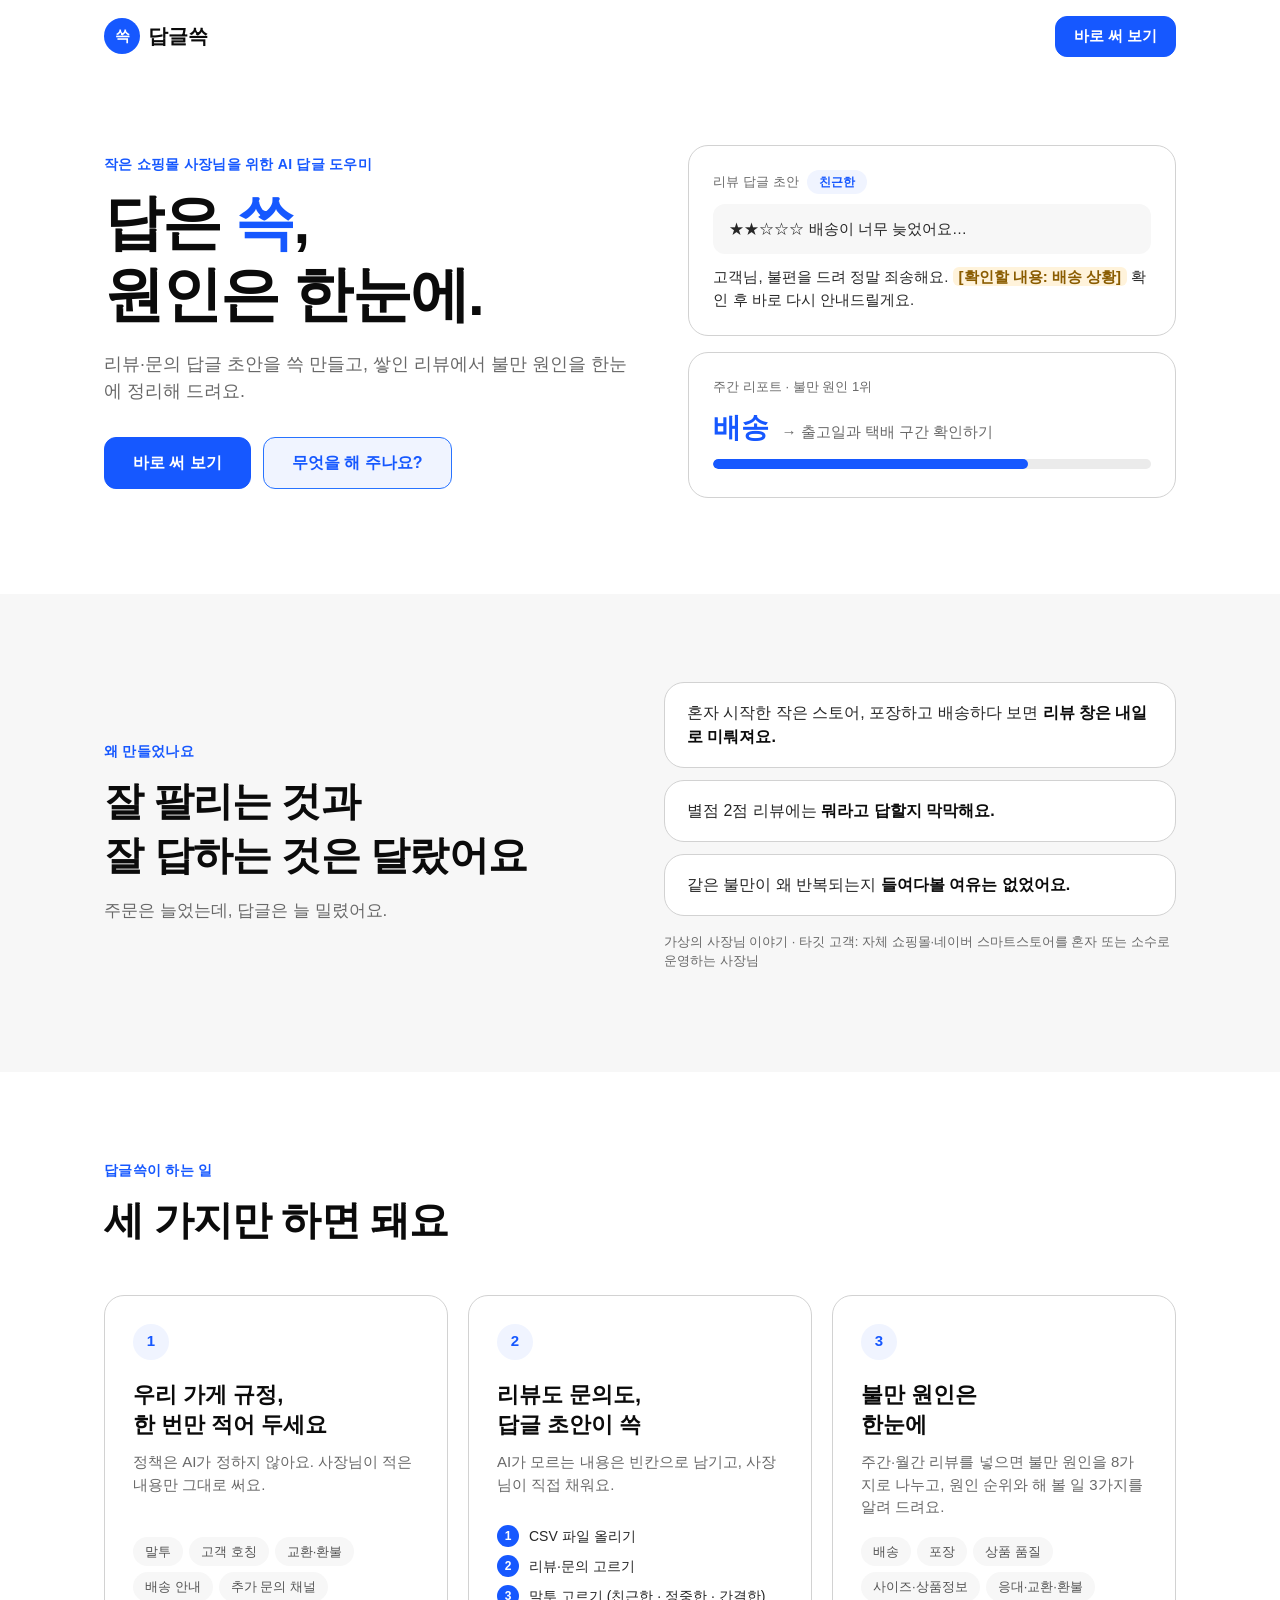
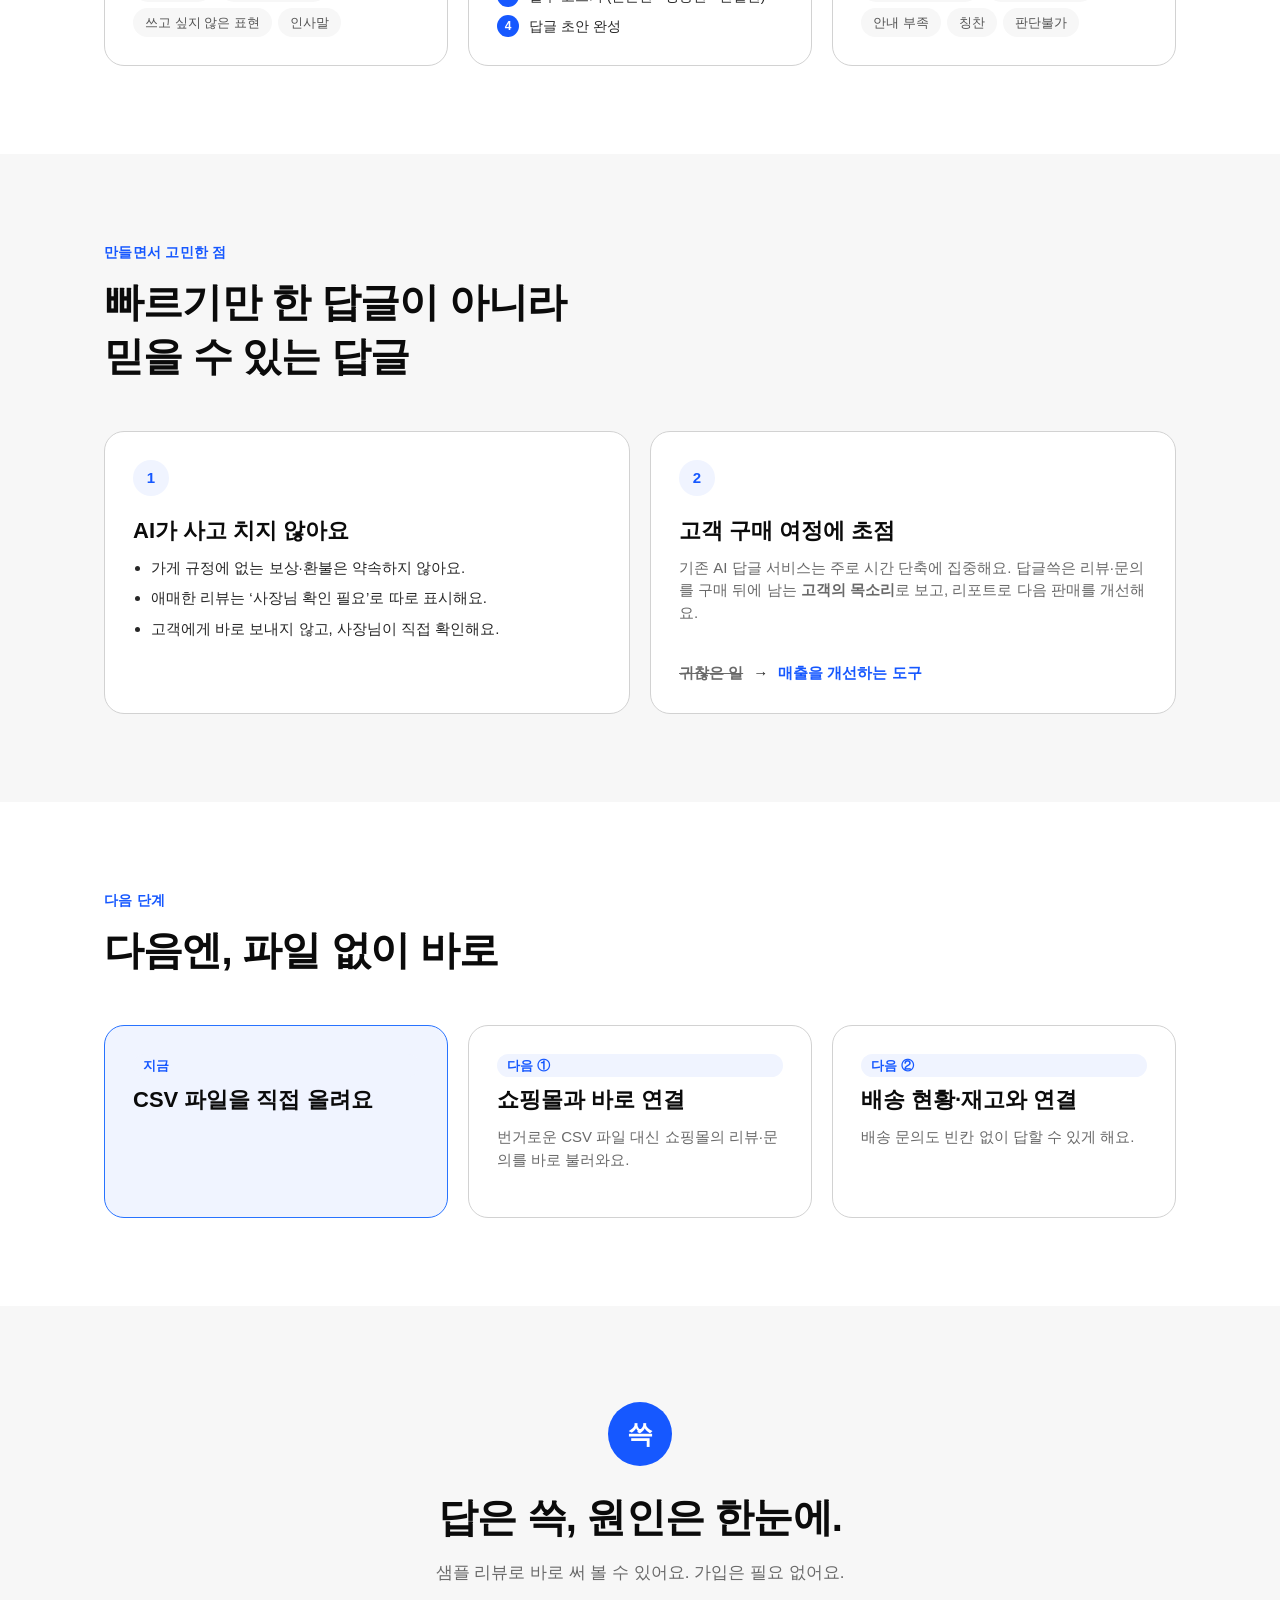
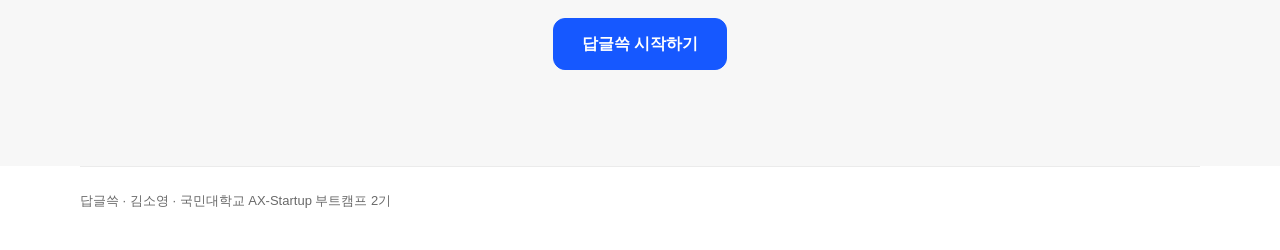
<file: public/index.html>
<!doctype html>
<html lang="ko">
<head>
  <meta charset="utf-8">
  <meta name="viewport" content="width=device-width, initial-scale=1">
  <title>답글쓱 — 답은 쓱, 원인은 한눈에</title>
  <meta name="description" content="리뷰·문의 답글 초안과 불만 원인 리포트를 만들어 주는 작은 쇼핑몰 사장님용 AI 답글 도우미">
  <!-- 색·글꼴 값은 앱과 같은 style.css 에서 가져와요 -->
  <link rel="stylesheet" href="style.css">
  <style>
    /* ── 소개 페이지 전용 모양 (문구는 아래 HTML 에서 바로 고칠 수 있어요) ── */
    .lp { max-width: 1120px; margin: 0 auto; padding: 0 24px; }
    .lp-top { display: flex; align-items: center; justify-content: space-between; gap: 16px;
      max-width: 1120px; margin: 0 auto; padding: 16px 24px; }
    .lp-top .btn { min-height: 40px; padding: 8px 18px; text-decoration: none; }
    a.btn { display: inline-flex; align-items: center; justify-content: center; text-decoration: none; }

    .lp-section { padding: 88px 0; }
    .lp-section.fill { background: var(--fill); }
    .eyebrow { color: var(--primary); font-weight: 700; font-size: 14px; letter-spacing: .02em; margin: 0 0 12px; }
    .lp h2.big { font-size: clamp(28px, 4vw, 40px); line-height: 1.35; margin: 0 0 16px; letter-spacing: -0.02em; }
    .lead { color: var(--muted); font-size: 17px; margin: 0; max-width: 560px; }

    /* 첫 화면 */
    .hero { display: grid; grid-template-columns: 1.1fr 1fr; gap: 48px; align-items: center; padding: 72px 0 96px; }
    .hero h1 { font-size: clamp(38px, 6vw, 60px); line-height: 1.2; letter-spacing: -0.03em; margin: 0 0 20px; }
    .hero h1 em { font-style: normal; color: var(--primary); }
    .hero .lead { font-size: 18px; margin-bottom: 32px; }
    .cta-row { display: flex; gap: 12px; flex-wrap: wrap; }
    .cta-row .btn { min-height: 52px; padding: 12px 28px; font-size: 16px; }

    .mock { position: relative; }
    .mock-card { background: #fff; border: 1px solid var(--line); border-radius: var(--radius); padding: 24px; }
    .mock-card + .mock-card { margin-top: 16px; }
    .mock-label { font-size: 13px; color: var(--muted); margin: 0 0 10px; display: flex; gap: 8px; align-items: center; }
    .pill { display: inline-block; padding: 3px 12px; border-radius: var(--pill); font-size: 12px; font-weight: 700;
      background: var(--primary-soft); color: var(--primary); }
    .mock-quote { background: var(--fill); border-radius: 12px; padding: 14px 16px; font-size: 15px; margin: 0 0 12px; }
    .mock-reply { font-size: 15px; margin: 0; }
    .blank { background: var(--warn-bg); color: var(--warn-text); border-radius: 6px; padding: 1px 6px; font-weight: 600; }
    .rank { display: flex; align-items: baseline; gap: 12px; }
    .rank b { font-size: 28px; color: var(--primary); }
    .bar { height: 10px; border-radius: var(--pill); background: var(--line-soft); margin-top: 10px; overflow: hidden; }
    .bar i { display: block; height: 100%; background: var(--primary); border-radius: inherit; }

    /* 문제 */
    .problem { display: grid; grid-template-columns: 1fr 1fr; gap: 48px; align-items: center; }
    .story { display: grid; gap: 12px; }
    .story p { margin: 0; background: #fff; border: 1px solid var(--line); border-radius: var(--radius);
      padding: 18px 22px; font-size: 16px; }
    .story p strong { color: var(--text-strong); }
    .note { color: var(--muted); font-size: 13px; margin-top: 16px; }

    /* 기능 3가지 */
    .features { display: grid; grid-template-columns: repeat(3, 1fr); gap: 20px; margin-top: 48px; }
    .feature { border: 1px solid var(--line); border-radius: var(--radius); padding: 28px; background: #fff; display: flex; flex-direction: column; }
    .feature .num { display: inline-grid; place-items: center; width: 36px; height: 36px; border-radius: var(--pill);
      background: var(--primary-soft); color: var(--primary); font-weight: 700; margin-bottom: 20px; }
    .feature h3 { font-size: 22px; line-height: 1.4; margin: 0 0 10px; }
    .feature p { color: var(--muted); margin: 0 0 18px; }
    .chips { display: flex; flex-wrap: wrap; gap: 6px; margin-top: auto; }
    .chips span { font-size: 13px; padding: 5px 12px; border-radius: var(--pill); background: var(--fill); color: var(--subtle); }
    .steps { list-style: none; padding: 0; margin: auto 0 0; display: grid; gap: 8px; counter-reset: s; }
    .steps li { counter-increment: s; display: flex; gap: 10px; align-items: center; font-size: 14px; }
    .steps li::before { content: counter(s); flex: none; width: 22px; height: 22px; border-radius: var(--pill);
      display: grid; place-items: center; background: var(--primary); color: #fff; font-size: 12px; font-weight: 700; }

    /* 고민한 점 */
    .why { display: grid; grid-template-columns: 1fr 1fr; gap: 20px; margin-top: 48px; }
    .why .feature { background: #fff; }
    .why ul { margin: 0; padding-left: 18px; color: var(--text); display: grid; gap: 8px; }
    .shift { display: flex; align-items: center; gap: 10px; flex-wrap: wrap; margin-top: 20px; font-weight: 700; }
    .shift span:first-child { color: var(--muted); text-decoration: line-through; font-weight: 600; }
    .shift span:last-child { color: var(--primary); }

    /* 다음 단계 */
    .road { display: grid; grid-template-columns: repeat(3, 1fr); gap: 20px; margin-top: 48px; }
    .road .feature.now { background: var(--primary-soft); border-color: #2873ff; }
    .road .tag { font-size: 13px; font-weight: 700; color: var(--primary); margin-bottom: 8px; }

    /* 마지막 */
    .end { text-align: center; padding: 96px 0; }
    .end .logo { width: 64px; height: 64px; font-size: 26px; margin-bottom: 24px; }
    .end .cta-row { justify-content: center; margin-top: 32px; }
    .foot { border-top: 1px solid var(--line-soft); color: var(--muted); font-size: 13px; padding: 24px 0 40px; }

    @media (max-width: 880px) {
      .hero, .problem, .why { grid-template-columns: 1fr; }
      .features, .road { grid-template-columns: 1fr; }
      .hero { padding: 40px 0 64px; gap: 40px; }
      .lp-section { padding: 64px 0; }
      .lp, .lp-top { padding-left: 16px; padding-right: 16px; }
    }
  </style>
</head>
<body>
  <header class="lp-top">
    <a class="brand" href="/"><span class="logo">쓱</span><strong>답글쓱</strong></a>
    <a class="btn primary" href="app.html">바로 써 보기</a>
  </header>

  <!-- 1. 첫 화면 -->
  <div class="lp">
    <section class="hero">
      <div>
        <p class="eyebrow">작은 쇼핑몰 사장님을 위한 AI 답글 도우미</p>
        <h1>답은 <em>쓱</em>,<br>원인은 한눈에.</h1>
        <p class="lead">리뷰·문의 답글 초안을 쓱 만들고, 쌓인 리뷰에서 불만 원인을 한눈에 정리해 드려요.</p>
        <div class="cta-row">
          <a class="btn primary" href="app.html">바로 써 보기</a>
          <a class="btn ghost" href="#features">무엇을 해 주나요?</a>
        </div>
      </div>
      <div class="mock" aria-hidden="true">
        <div class="mock-card">
          <p class="mock-label">리뷰 답글 초안 <span class="pill">친근한</span></p>
          <p class="mock-quote">★★☆☆☆ 배송이 너무 늦었어요…</p>
          <p class="mock-reply">고객님, 불편을 드려 정말 죄송해요. <span class="blank">[확인할 내용: 배송 상황]</span> 확인 후 바로 다시 안내드릴게요.</p>
        </div>
        <div class="mock-card">
          <p class="mock-label">주간 리포트 · 불만 원인 1위</p>
          <div class="rank"><b>배송</b><span class="muted">→ 출고일과 택배 구간 확인하기</span></div>
          <div class="bar"><i style="width:72%"></i></div>
        </div>
      </div>
    </section>
  </div>

  <!-- 2. 문제 -->
  <section class="lp-section fill">
    <div class="lp problem">
      <div>
        <p class="eyebrow">왜 만들었나요</p>
        <h2 class="big">잘 팔리는 것과<br>잘 답하는 것은 달랐어요</h2>
        <p class="lead">주문은 늘었는데, 답글은 늘 밀렸어요.</p>
      </div>
      <div>
        <div class="story">
          <p>혼자 시작한 작은 스토어, 포장하고 배송하다 보면 <strong>리뷰 창은 내일로 미뤄져요.</strong></p>
          <p>별점 2점 리뷰에는 <strong>뭐라고 답할지 막막해요.</strong></p>
          <p>같은 불만이 왜 반복되는지 <strong>들여다볼 여유는 없었어요.</strong></p>
        </div>
        <p class="note">가상의 사장님 이야기 · 타깃 고객: 자체 쇼핑몰·네이버 스마트스토어를 혼자 또는 소수로 운영하는 사장님</p>
      </div>
    </div>
  </section>

  <!-- 3. 기능 -->
  <section class="lp-section" id="features">
    <div class="lp">
      <p class="eyebrow">답글쓱이 하는 일</p>
      <h2 class="big">세 가지만 하면 돼요</h2>
      <div class="features">
        <article class="feature">
          <span class="num">1</span>
          <h3>우리 가게 규정,<br>한 번만 적어 두세요</h3>
          <p>정책은 AI가 정하지 않아요. 사장님이 적은 내용만 그대로 써요.</p>
          <div class="chips"><span>말투</span><span>고객 호칭</span><span>교환·환불</span><span>배송 안내</span><span>추가 문의 채널</span><span>쓰고 싶지 않은 표현</span><span>인사말</span></div>
        </article>
        <article class="feature">
          <span class="num">2</span>
          <h3>리뷰도 문의도,<br>답글 초안이 쓱</h3>
          <p>AI가 모르는 내용은 빈칸으로 남기고, 사장님이 직접 채워요.</p>
          <ol class="steps">
            <li>CSV 파일 올리기</li>
            <li>리뷰·문의 고르기</li>
            <li>말투 고르기 (친근한 · 정중한 · 간결한)</li>
            <li>답글 초안 완성</li>
          </ol>
        </article>
        <article class="feature">
          <span class="num">3</span>
          <h3>불만 원인은<br>한눈에</h3>
          <p>주간·월간 리뷰를 넣으면 불만 원인을 8가지로 나누고, 원인 순위와 해 볼 일 3가지를 알려 드려요.</p>
          <div class="chips"><span>배송</span><span>포장</span><span>상품 품질</span><span>사이즈·상품정보</span><span>응대·교환·환불</span><span>안내 부족</span><span>칭찬</span><span>판단불가</span></div>
        </article>
      </div>
    </div>
  </section>

  <!-- 4. 고민한 점 -->
  <section class="lp-section fill">
    <div class="lp">
      <p class="eyebrow">만들면서 고민한 점</p>
      <h2 class="big">빠르기만 한 답글이 아니라<br>믿을 수 있는 답글</h2>
      <div class="why">
        <article class="feature">
          <span class="num">1</span>
          <h3>AI가 사고 치지 않아요</h3>
          <ul>
            <li>가게 규정에 없는 보상·환불은 약속하지 않아요.</li>
            <li>애매한 리뷰는 ‘사장님 확인 필요’로 따로 표시해요.</li>
            <li>고객에게 바로 보내지 않고, 사장님이 직접 확인해요.</li>
          </ul>
        </article>
        <article class="feature">
          <span class="num">2</span>
          <h3>고객 구매 여정에 초점</h3>
          <p>기존 AI 답글 서비스는 주로 시간 단축에 집중해요. 답글쓱은 리뷰·문의를 구매 뒤에 남는 <strong>고객의 목소리</strong>로 보고, 리포트로 다음 판매를 개선해요.</p>
          <div class="shift"><span>귀찮은 일</span><span>→</span><span>매출을 개선하는 도구</span></div>
        </article>
      </div>
    </div>
  </section>

  <!-- 5. 다음 단계 -->
  <section class="lp-section">
    <div class="lp">
      <p class="eyebrow">다음 단계</p>
      <h2 class="big">다음엔, 파일 없이 바로</h2>
      <div class="road">
        <article class="feature now">
          <p class="tag">지금</p>
          <h3>CSV 파일을 직접 올려요</h3>
        </article>
        <article class="feature">
          <p class="tag">다음 ①</p>
          <h3>쇼핑몰과 바로 연결</h3>
          <p>번거로운 CSV 파일 대신 쇼핑몰의 리뷰·문의를 바로 불러와요.</p>
        </article>
        <article class="feature">
          <p class="tag">다음 ②</p>
          <h3>배송 현황·재고와 연결</h3>
          <p>배송 문의도 빈칸 없이 답할 수 있게 해요.</p>
        </article>
      </div>
    </div>
  </section>

  <!-- 6. 마지막 -->
  <section class="lp-section fill end">
    <div class="lp">
      <span class="logo">쓱</span>
      <h2 class="big">답은 쓱, 원인은 한눈에.</h2>
      <p class="lead" style="margin:0 auto">샘플 리뷰로 바로 써 볼 수 있어요. 가입은 필요 없어요.</p>
      <div class="cta-row">
        <a class="btn primary" href="app.html">답글쓱 시작하기</a>
      </div>
    </div>
  </section>

  <footer class="lp foot">답글쓱 · 김소영 · 국민대학교 AX-Startup 부트캠프 2기</footer>
</body>
</html>
</file>
<file: public/style.css>
/* 답글쓱 화면 모양 — 새마을금고 공제 디자인 시스템 값을 옮겨 왔어요.
   색은 아래 :root 에서 한 번에 바꿀 수 있어요. (예전 모양은 style.backup.css) */
:root {
  --bg: #ffffff;            /* 바탕은 흰색 */
  --fill: #f7f7f7;          /* 옅은 회색 면: 숫자 카드·원문 상자 */
  --card: #ffffff;
  --line: #d2d2d2;          /* 카드·입력 테두리 */
  --line-soft: #ebebeb;     /* 구분선 */
  --text: #272727;          /* 본문 글자 */
  --text-strong: #0b0b0b;   /* 큰 제목 */
  --muted: #696969;         /* 보조 글자 */
  --subtle: #535353;        /* 라벨·꺼진 탭 */
  --primary: #1658ff;       /* 브랜드 블루: 버튼·로고·강조 */
  --primary-hover: #0a3eeb;
  --primary-dark: #0f33be;
  --primary-soft: #f0f4ff;  /* 옅은 블루 면: 선택된 항목·요약 상자 */
  --primary-light: #88bdff; /* 2위 아래 막대 */
  --warn-bg: #fff3db;
  --warn-text: #8a5c00;
  --alert: #bd2c0f;
  --alert-bg: #fdefec;
  --ok-bg: #e5f6ef;
  --ok-text: #0d724a;
  --radius: 20px;           /* 카드 둥근 정도 (12px로 줄이면 단단한 느낌) */
  --radius-btn: 12px;
  --pill: 1000px;           /* 알약 모양 */
}

* { box-sizing: border-box; }
body {
  margin: 0;
  background: var(--bg);
  color: var(--text);
  font-family: "Pretendard Variable", Pretendard, -apple-system, BlinkMacSystemFont, "Apple SD Gothic Neo", "Malgun Gothic", "Noto Sans KR", sans-serif;
  font-size: 15px;
  line-height: 1.5;
}
button, input, select, textarea { font: inherit; color: inherit; }

/* 머리줄 */
.topbar {
  display: flex; align-items: center; gap: 12px 32px; flex-wrap: wrap;
  max-width: 1200px; margin: 0 auto; padding: 16px 24px;
  border-bottom: 1px solid var(--line-soft);
}
.brand { display: flex; align-items: center; gap: 8px; font-size: 20px; color: var(--text-strong); text-decoration: none; }
.logo {
  display: inline-grid; place-items: center; width: 36px; height: 36px;
  background: var(--primary); color: #fff; border-radius: var(--pill); font-size: 15px; font-weight: 700;
}
.tabs { display: flex; gap: 4px; }
.tab {
  border: 0; border-bottom: 2px solid transparent; background: none;
  padding: 10px 14px; cursor: pointer; color: var(--subtle); font-size: 16px; font-weight: 600;
}
.tab:hover { color: var(--text-strong); }
.tab.active { color: var(--primary); border-bottom-color: var(--primary); font-weight: 700; }
.badge-mock {
  margin-left: auto; background: var(--warn-bg); color: var(--warn-text);
  font-size: 13px; font-weight: 600; padding: 6px 14px; border-radius: var(--pill); white-space: nowrap;
}
.badge-mock.off { background: var(--alert-bg); color: var(--alert); }

main { max-width: 1200px; margin: 0 auto; padding: 40px 24px 80px; }
.view { display: none; }
.view.active { display: block; }
h1 { font-size: 36px; line-height: 1.4; margin: 0 0 8px; color: var(--text-strong); }
h2 { font-size: 20px; margin: 0 0 16px; color: var(--text-strong); }
h3 { color: var(--text-strong); }
.sub { color: var(--muted); font-size: 16px; margin: 0 0 32px; }
.muted { color: var(--muted); }
.small { font-size: 13px; }

/* 카드·배치 (그림자 없이 테두리와 옅은 면으로 구분) */
.card {
  background: var(--card); border: 1px solid var(--line); border-radius: var(--radius);
  padding: 28px; margin-bottom: 24px;
}
.cols { display: grid; grid-template-columns: 1fr 1fr; gap: 24px; align-items: start; }
.cols > .card { margin-bottom: 0; }
.reply-view .cols { grid-template-columns: 5fr 7fr; }
.reply-view .col-right { position: sticky; top: 16px; border-color: var(--primary); padding: 32px; }
.list-head { display: flex; justify-content: space-between; align-items: baseline; }
.link-btn { border: 0; background: none; color: var(--muted); text-decoration: underline; cursor: pointer; font-size: 14px; padding: 8px 0; }
.reply-view .review-list { max-height: 560px; overflow-y: auto; padding-right: 4px; }
.review-item .id { color: var(--muted); font-weight: 400; margin-left: 6px; }
#view-settings .cols { grid-template-columns: 7fr 5fr; }
#view-settings .card.side { background: var(--fill); border-color: transparent; padding: 32px; }
#report-result .cols { margin-bottom: 24px; }

.stats { display: grid; grid-template-columns: repeat(3, 1fr); gap: 16px; margin-bottom: 32px; }
.stat {
  background: var(--fill); border-radius: var(--radius); padding: 20px 24px;
  display: flex; flex-direction: column; gap: 4px;
}
.stat span { font-size: 14px; font-weight: 600; color: var(--subtle); }
.stat b { font-size: 32px; color: var(--text-strong); }

/* 입력: 밑줄형 (누르면 파란 밑줄) */
label { display: block; font-size: 14px; font-weight: 600; color: var(--subtle); margin: 24px 0 4px; }
label:first-child { margin-top: 0; }
input, select {
  width: 100%; border: 0; border-bottom: 1px solid var(--line); border-radius: 0;
  padding: 10px 0; background: transparent; font-size: 18px; font-weight: 600; color: var(--text-strong);
  transition: border-color .3s linear;
}
input::placeholder, textarea::placeholder { color: #959595; font-weight: 400; }
textarea {
  width: 100%; border: 1px solid var(--line); border-radius: var(--radius-btn);
  padding: 12px 14px; background: #fff; resize: vertical; font-size: 15px; line-height: 1.6;
  transition: border-color .3s linear;
}
input:focus, select:focus { outline: none; border-bottom: 2px solid var(--primary); padding-bottom: 9px; }
textarea:focus { outline: none; border-color: var(--primary); box-shadow: 0 0 0 1px var(--primary); }
.label-row { display: flex; justify-content: space-between; align-items: baseline; }
.label-row label { margin-top: 32px; }
.reply-view textarea { font-size: 17px; color: var(--text-strong); }

/* 버튼 */
.btn {
  min-height: 48px; border-radius: var(--radius-btn); padding: 10px 20px; cursor: pointer;
  font-weight: 700; border: 1px solid var(--primary); transition: background .2s ease-in-out;
}
.btn.primary { background: var(--primary); color: #fff; }
.btn.primary:hover { background: var(--primary-hover); border-color: var(--primary-hover); }
.btn.ghost { background: var(--primary-soft); color: var(--primary); border-color: #2873ff; }
.btn.ghost:hover { background: #d7e7ff; }
.btn:disabled { background: var(--line-soft); border-color: var(--line-soft); color: #838383; cursor: default; }
.row-btns { display: flex; flex-wrap: wrap; gap: 8px; margin-top: 16px; }
.file-btn { display: inline-flex; align-items: center; margin: 0; font-size: 15px; color: inherit; }
.btn.primary.file-btn { color: #fff; }
.btn.ghost.file-btn { color: var(--primary); }
.chips { display: flex; flex-wrap: wrap; gap: 8px; margin-top: 8px; }
.chip {
  min-height: 44px; border: 1px solid var(--line); background: #fff; border-radius: var(--pill);
  padding: 8px 20px; cursor: pointer; font-weight: 600;
}
.chip:hover { border-color: var(--subtle); }
.chip.active { background: var(--primary); border-color: var(--primary); color: #fff; font-weight: 700; }
.make-btn { width: 100%; min-height: 56px; margin-top: 24px; font-size: 17px; }
#copy-report { margin-top: 16px; min-height: 56px; padding: 0 32px; border-radius: var(--pill); font-size: 17px; }

/* 안내·오류 */
.privacy { font-size: 14px; color: var(--warn-text); background: var(--warn-bg); padding: 8px 12px; border-radius: 8px; margin: 0 0 12px; }
.notice {
  background: var(--primary-soft); color: var(--primary-dark);
  border-radius: var(--radius-btn); padding: 14px 16px; font-size: 14px; margin: 16px 0;
}
.msg { font-size: 14px; font-weight: 600; margin: 12px 0 0; min-height: 1em; }
.msg.error { color: var(--alert); }
.msg.ok { color: var(--primary); }
.msg.warn { color: var(--warn-text); }
.errors { color: var(--alert); font-size: 14px; margin: 12px 0 0; padding-left: 18px; }
.errors:empty { display: none; }
.empty { color: var(--muted); font-size: 15px; }

/* 받은 리뷰 목록 */
.list-title { font-size: 18px; margin: 24px 0 12px; }
.review-list { display: flex; flex-direction: column; gap: 8px; }
.review-item {
  text-align: left; width: 100%; background: #fff; border: 1px solid var(--line); border-radius: 16px;
  padding: 16px 20px; cursor: pointer;
}
.review-item:hover { border-color: var(--subtle); }
.review-item.selected { border-color: var(--primary); background: var(--primary-soft); }
.review-item .meta { display: flex; justify-content: space-between; align-items: center; font-size: 14px; margin-bottom: 6px; color: var(--text-strong); }
.review-item .text { font-size: 14px; }
.pill { font-size: 12px; font-weight: 600; padding: 2px 10px; border-radius: var(--pill); background: var(--line-soft); color: var(--subtle); }
.pill.done { background: var(--ok-bg); color: var(--ok-text); }
.pill.fill { background: var(--warn-bg); color: var(--warn-text); }
.quote { background: var(--fill); border-radius: var(--radius-btn); padding: 16px 20px; font-size: 15px; }
#view-settings .side .quote { background: #fff; border: 1px solid var(--primary); border-radius: 16px; line-height: 1.7; }

/* 리포트 */
.title-row { display: flex; justify-content: space-between; align-items: flex-end; gap: 16px; flex-wrap: wrap; margin-bottom: 8px; }
.period { display: flex; gap: 4px; background: var(--fill); padding: 4px; border-radius: var(--pill); }
.period-btn {
  min-height: 44px; border: 0; background: transparent; border-radius: var(--pill); padding: 8px 20px;
  cursor: pointer; font-weight: 600; color: var(--subtle);
}
.period-btn.active { background: var(--primary); color: #fff; font-weight: 700; }
.summary-box { background: var(--primary-soft); border-radius: var(--radius); padding: 24px 28px; margin-bottom: 24px; }
.summary-box b { color: var(--primary); font-size: 14px; }
.summary-box p { margin: 8px 0 0; font-size: 17px; font-weight: 600; color: var(--text-strong); }
.bar-item { margin-bottom: 18px; }
.bar-head { display: flex; justify-content: space-between; font-weight: 700; font-size: 15px; color: var(--text-strong); }
.bar { height: 10px; background: var(--line-soft); border-radius: var(--pill); margin: 8px 0 4px; overflow: hidden; }
.bar i { display: block; height: 100%; background: var(--primary-light); border-radius: var(--pill); }
.bar-item:first-child .bar i { background: var(--primary); }
.bar-ids { font-size: 13px; color: var(--muted); }
.todo { background: var(--fill); border-radius: 16px; padding: 16px 20px; margin-bottom: 12px; }
.todo b { display: block; font-size: 15px; color: var(--text-strong); }
.todo p { margin: 4px 0 12px; font-size: 14px; color: var(--subtle); }
.todo.done b { text-decoration: line-through; color: var(--muted); }
.todo .btn { min-height: 36px; padding: 6px 14px; font-size: 13px; border-radius: 8px; background: #fff; color: var(--text); border-color: var(--subtle); }
.quotes { display: grid; grid-template-columns: 1fr 1fr; gap: 12px; }
.tag { display: inline-block; font-size: 12px; font-weight: 700; padding: 2px 10px; border-radius: var(--pill); background: var(--primary-soft); color: var(--primary); margin-right: 4px; margin-bottom: 4px; }
.table-wrap { overflow-x: auto; }
table { width: 100%; border-collapse: collapse; font-size: 14px; min-width: 640px; }
th, td { text-align: left; padding: 12px; border-bottom: 1px solid var(--line-soft); vertical-align: top; }
th { font-size: 13px; font-weight: 600; color: var(--subtle); background: var(--fill); }
tr.need-check td { background: var(--alert-bg); }
.check-flag { color: var(--alert); font-weight: 700; white-space: nowrap; }
.check-line {
  background: #fff; border: 1px dashed var(--line); border-radius: var(--radius-btn); padding: 12px 16px; font-size: 14px; margin-bottom: 8px;
}
.check-line .pass { color: var(--primary); font-weight: 700; }
.check-line .fail { color: var(--alert); font-weight: 700; }
#view-report .notice { background: var(--warn-bg); color: var(--warn-text); }

/* 알림 */
.toast {
  position: fixed; left: 50%; bottom: 24px; transform: translateX(-50%);
  background: var(--text-strong); color: #fff; padding: 12px 20px; border-radius: var(--pill); font-size: 14px; font-weight: 600;
  opacity: 0; pointer-events: none; transition: opacity .4s ease-in-out;
}
.toast.show { opacity: 1; }

/* 중간 폭 (좁은 창) */
@media (max-width: 900px) {
  .topbar { gap: 10px 16px; }
  .cols { gap: 16px; }
  .card { padding: 20px; }
  .reply-view .col-right { padding: 24px; }
  .stat b { font-size: 26px; }
  h1 { font-size: 28px; }
}

/* 휴대폰 폭: 640px보다 좁을 때만 세로로 쌓음 */
@media (max-width: 640px) {
  .badge-mock { margin-left: 0; }
  .tabs { order: 3; width: 100%; overflow-x: auto; }
  .cols, .reply-view .cols, #view-settings .cols, .quotes { grid-template-columns: 1fr; }
  .reply-view .col-right { position: static; }
  .reply-view .review-list { max-height: 320px; }
  h1 { font-size: 24px; }
}
@media (max-width: 480px) {
  .stats { grid-template-columns: 1fr; }
}
</file>
